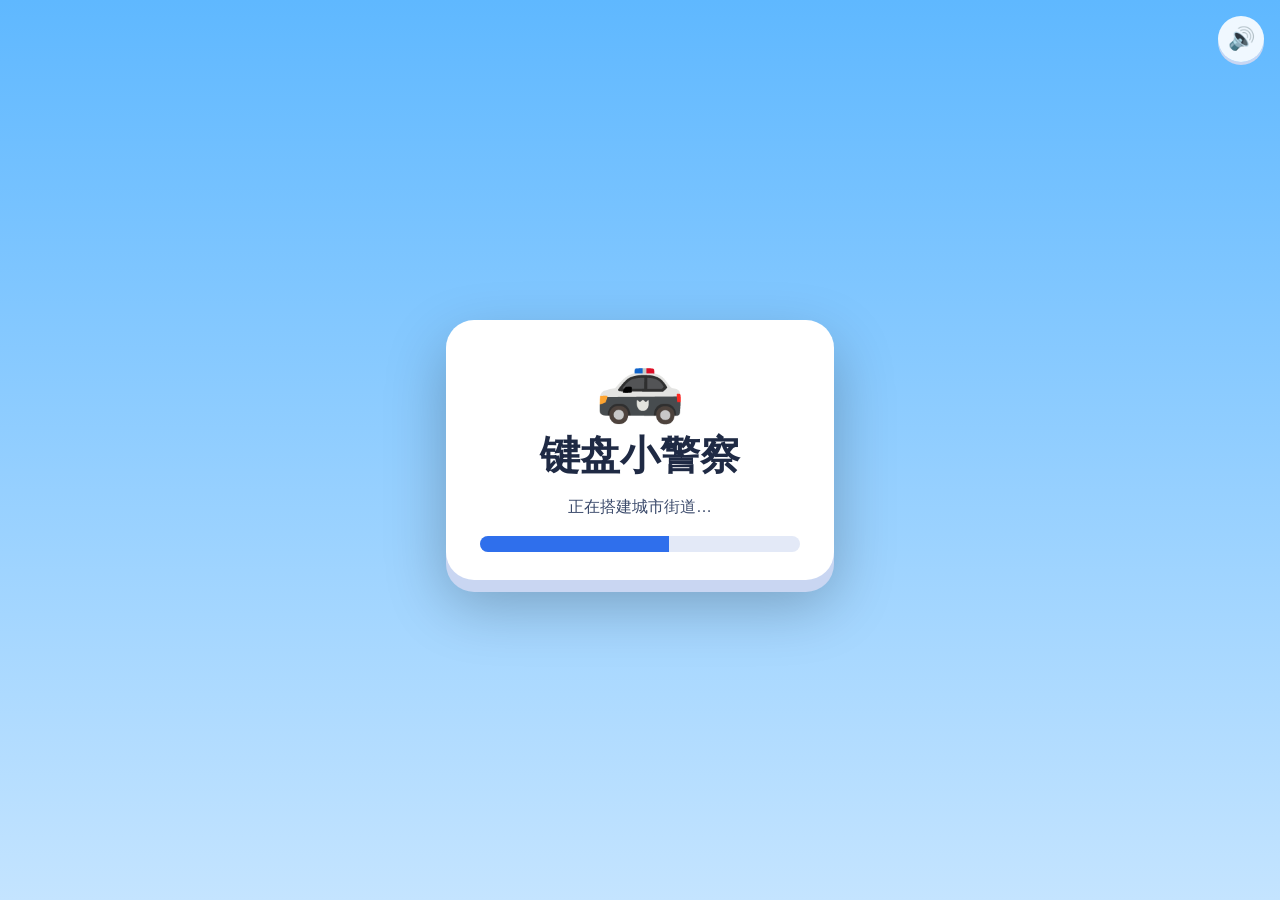
<file: web/index.html>
<!doctype html>
<html lang="zh-CN">
<head>
<meta charset="utf-8">
<meta name="viewport" content="width=device-width, initial-scale=1">
<title>键盘小警察</title>
<link rel="stylesheet" href="wardrobe.css">
<style>
  :root {
    --ink: #1f2a44;
    --blue: #2f6fec;
    --blue-dark: #1d4fb8;
    --yellow: #ffd23f;
    --card: #ffffff;
    --muted: #6b7a99;
  }
  * { box-sizing: border-box; }
  html, body { margin: 0; height: 100%; overflow: hidden; background: #8fd3ff; font-family: -apple-system, "PingFang SC", "Hiragino Sans GB", sans-serif; color: var(--ink); user-select: none; -webkit-user-select: none; cursor: default; }
  canvas { display: block; position: fixed; inset: 0; width: 100%; height: 100%; }
  #hud { pointer-events: none; }
  #musicBtn { position: fixed; top: 16px; right: 16px; z-index: 5; width: 46px; height: 46px; border-radius: 50%; border: none; background: rgba(255,255,255,.9); font-size: 22px; cursor: pointer; box-shadow: 0 3px 0 #c9d6f2; }
  #loading { background: linear-gradient(#5fb8ff, #c4e4ff); backdrop-filter: none; }
  .loadbar { width: 320px; height: 16px; border-radius: 8px; background: #e3e9f7; overflow: hidden; margin: 18px auto 0; }
  .loadbar div { height: 100%; width: 0; background: var(--blue); transition: width .2s; }
  .overlay { position: fixed; inset: 0; z-index: 4; display: none; align-items: center; justify-content: center; background: rgba(20, 40, 80, 0.35); backdrop-filter: blur(3px); -webkit-backdrop-filter: blur(3px); }
  .overlay.show { display: flex; }
  .panel { background: var(--card); border-radius: 28px; padding: 28px 34px; box-shadow: 0 12px 0 #c9d6f2, 0 24px 60px rgba(0,0,0,.25); max-width: min(980px, 94vw); max-height: 94vh; overflow: auto; text-align: center; }
  h1 { margin: 0 0 4px; font-size: 44px; letter-spacing: 2px; }
  h1 .badge { display: inline-block; transform: rotate(-8deg); }
  .sub { color: var(--muted); margin: 0 0 18px; font-size: 17px; }
  .section-title { text-align: left; font-weight: 700; font-size: 16px; color: var(--muted); margin: 14px 4px 8px; }
  .lessons { display: grid; grid-template-columns: repeat(4, 1fr); gap: 12px; }
  .lesson { border: 3px solid #e3e9f7; border-radius: 18px; padding: 12px 10px 10px; background: #f7f9ff; cursor: pointer; transition: transform .12s, border-color .12s; }
  .lesson:hover { transform: translateY(-3px); }
  .lesson.sel { border-color: var(--blue); background: #eaf1ff; box-shadow: 0 4px 0 var(--blue-dark); }
  .lesson .icon { font-size: 30px; }
  .lesson .name { font-weight: 800; font-size: 18px; margin-top: 2px; }
  .lesson .desc { font-size: 13px; color: var(--muted); margin-top: 2px; font-family: ui-monospace, Menlo, monospace; }
  .lesson .stars { margin-top: 4px; font-size: 16px; letter-spacing: 2px; color: #f5b301; min-height: 20px; }
  .diffs { display: flex; gap: 10px; }
  .diff { flex: 1; border: 3px solid #e3e9f7; border-radius: 16px; padding: 10px; cursor: pointer; background: #f7f9ff; font-weight: 700; font-size: 17px; }
  .diff small { display: block; font-weight: 400; color: var(--muted); font-size: 13px; margin-top: 2px; }
  .diff.sel { border-color: #ff8a3d; background: #fff3ea; box-shadow: 0 4px 0 #d9661c; }
  .btn { display: inline-block; margin-top: 22px; padding: 14px 40px; border-radius: 999px; border: none; background: var(--blue); color: white; font-size: 24px; font-weight: 800; box-shadow: 0 6px 0 var(--blue-dark); cursor: pointer; font-family: inherit; }
  .btn:active { transform: translateY(4px); box-shadow: 0 2px 0 var(--blue-dark); }
  .btn.ghost { background: #eef2fb; color: var(--ink); box-shadow: 0 6px 0 #c9d3ea; margin-left: 12px; }
  .hint { color: var(--muted); font-size: 14px; margin-top: 12px; }
  .kbd { display: inline-block; padding: 1px 8px; border: 2px solid #cfd8ee; border-bottom-width: 4px; border-radius: 7px; font-family: ui-monospace, Menlo, monospace; font-size: 13px; background: #fff; }
  .result-emoji { font-size: 72px; line-height: 1; }
  .result-title { font-size: 40px; font-weight: 900; margin: 8px 0 4px; }
  .result-stars { font-size: 52px; letter-spacing: 6px; color: #f5b301; margin: 6px 0 10px; }
  .result-stars .off { color: #dfe5f2; }
  .stats { display: flex; gap: 12px; justify-content: center; }
  .stat { background: #f3f6fd; border-radius: 16px; padding: 10px 18px; min-width: 120px; }
  .stat b { display: block; font-size: 28px; }
  .stat span { color: var(--muted); font-size: 14px; }
  .tip { margin-top: 14px; font-size: 16px; color: #3b4a6b; }
  @media (max-width: 760px) { .lessons { grid-template-columns: repeat(2, 1fr); } h1 { font-size: 32px; } }
  #menu .panel { width: 960px; padding: 20px 28px; }
  #menu h1 { font-size: 34px; }
  #menu .sub { font-size: 15px; margin-bottom: 8px; }
  #menu .lesson { padding: 5px 8px; border-radius: 14px; }
  #menu .lesson .icon { font-size: 23px; }
  #menu .lesson .name { font-size: 16px; }
  #menu .lesson .stars { min-height: 8px; font-size: 13px; }
  .appearance-layout { display:grid; grid-template-columns: minmax(0, 1.55fr) minmax(0, 1fr); gap:20px; text-align:left; }
  .appearance-options { display:flex; gap:9px; }
  .appearance-card { flex:1; min-width:0; padding:0 0 8px; border:2px solid #e3e9f7; background:#f7f9ff; border-radius:14px; overflow:hidden; cursor:pointer; color:var(--ink); font-family:inherit; transition:transform .15s; }
  #scenes { overflow-x:auto; padding:3px 3px 8px; scroll-snap-type:x proximity; scrollbar-width:thin; }
  #scenes .appearance-card { flex:0 0 148px; scroll-snap-align:start; }
  .appearance-card:focus-visible { outline:3px solid var(--blue); outline-offset:2px; }
  #cityMusic { color:var(--muted); font-size:11px; min-height:16px; margin-top:3px; }
  @media(prefers-reduced-motion:reduce) { .appearance-card { transition:none; } }
  .appearance-card:hover { transform:translateY(-2px); }
  .appearance-card[aria-pressed="true"] { border-color:var(--blue); background:#eaf1ff; box-shadow:0 3px 0 var(--blue-dark); }
  .appearance-card img { display:block; width:100%; height:88px; object-fit:cover; }
  .appearance-card b { display:block; font-size:14px; margin:5px 2px 2px; }
  .appearance-card small { display:block; color:var(--muted); font-size:11px; }
  #menu .section-title { margin-top:10px; font-size:14px; }
  #menu .btn { margin-top:16px; padding:10px 32px; font-size:21px; }
  #menu .diff { padding:7px; font-size:15px; }
  @media(max-width:760px) { .appearance-layout { grid-template-columns:1fr; gap:0; } }
</style>
</head>
<body>
<canvas id="gl"></canvas>
<canvas id="hud"></canvas>
<button id="musicBtn" tabindex="-1" title="音乐开关">🔊</button>

<div class="overlay show" id="loading">
  <div class="panel">
    <div class="result-emoji">🚓</div>
    <div class="result-title">键盘小警察</div>
    <div class="tip" id="loadText">正在搭建城市街道…</div>
    <div class="loadbar"><div id="loadBar"></div></div>
  </div>
</div>

<div class="overlay" id="menu">
  <div class="panel">
    <h1><span class="badge">👮</span> 键盘小警察 <span class="badge">🦹</span></h1>
    <p class="sub">小偷抢走了宝石！手指放在 <span class="kbd">F</span> 和 <span class="kbd">J</span> 的小凸点上，敲对字母就能加速追上他！</p>
    <div class="section-title">① 选择关卡</div>
    <div class="lessons" id="lessons"></div>
    <div class="appearance-layout">
      <div><div class="section-title">② 追捕地点 · 7 座城市与 3 个经典场景 ↔</div><div class="appearance-options" id="scenes" role="group" aria-label="追捕地点，横向滚动查看更多城市"></div><div id="cityMusic"></div></div>
      <div><div class="section-title">③ 选择警察</div><div class="appearance-options" id="officers"></div></div>
    </div>
    <div class="section-title">④ 小偷跑多快</div>
    <div class="diffs" id="diffs"></div>
    <div class="growth-row"><div><b id="growthLabel">Lv.1 · 0 经验</b><span class="growth-track"><i id="growthFill"></i></span><div id="progressError" class="xp-error" aria-live="polite"></div></div><button class="wardrobe-entry" id="wardrobeBtn">警察衣柜 →</button></div>
    <button class="btn" id="startBtn" tabindex="-1">开始追捕！</button>
    <div class="hint"><span class="kbd">←</span><span class="kbd">→</span> 选关卡 · <span class="kbd">1</span><span class="kbd">2</span><span class="kbd">3</span> 选速度 · <span class="kbd">Enter</span> 开始 · 游戏中 <span class="kbd">Esc</span> 暂停</div>
  </div>
</div>

<div class="overlay" id="wardrobe"></div>

<div class="overlay" id="result">
  <div class="panel">
    <div class="result-emoji" id="rEmoji">🎉</div>
    <div class="result-title" id="rTitle">抓到小偷啦！</div>
    <div class="result-stars" id="rStars"></div>
    <div class="stats">
      <div class="stat"><b id="rKpm">0</b><span>每分钟字数</span></div>
      <div class="stat"><b id="rAcc">0%</b><span>正确率</span></div>
      <div class="stat"><b id="rCombo">0</b><span>最高连击</span></div>
      <div class="stat"><b id="rTime">0秒</b><span>用时</span></div>
    </div>
    <div class="tip" id="rTip"></div>
    <div class="xp-summary" id="xpSummary" aria-live="polite"></div>
    <button class="btn" id="againBtn" tabindex="-1">再来一次 <small>(Enter)</small></button>
    <button class="btn ghost" id="menuBtn" tabindex="-1">选关卡 <small>(Esc)</small></button>
  </div>
</div>

<div class="overlay" id="pause">
  <div class="panel">
    <div class="result-emoji">⏸️</div>
    <div class="result-title">休息一下</div>
    <div class="tip">小偷也停下来喘气了～</div>
    <button class="btn" id="resumeBtn" tabindex="-1">继续 <small>(Enter)</small></button>
    <button class="btn ghost" id="quitBtn" tabindex="-1">回到菜单 <small>(Esc)</small></button>
  </div>
</div>

<script type="importmap">
{ "imports": {
  "three": "./vendor/three/build/three.module.min.js",
  "three/addons/": "./vendor/three/examples/jsm/"
} }
</script>
<script type="module" src="game.js"></script>
</body>
</html>
</file>
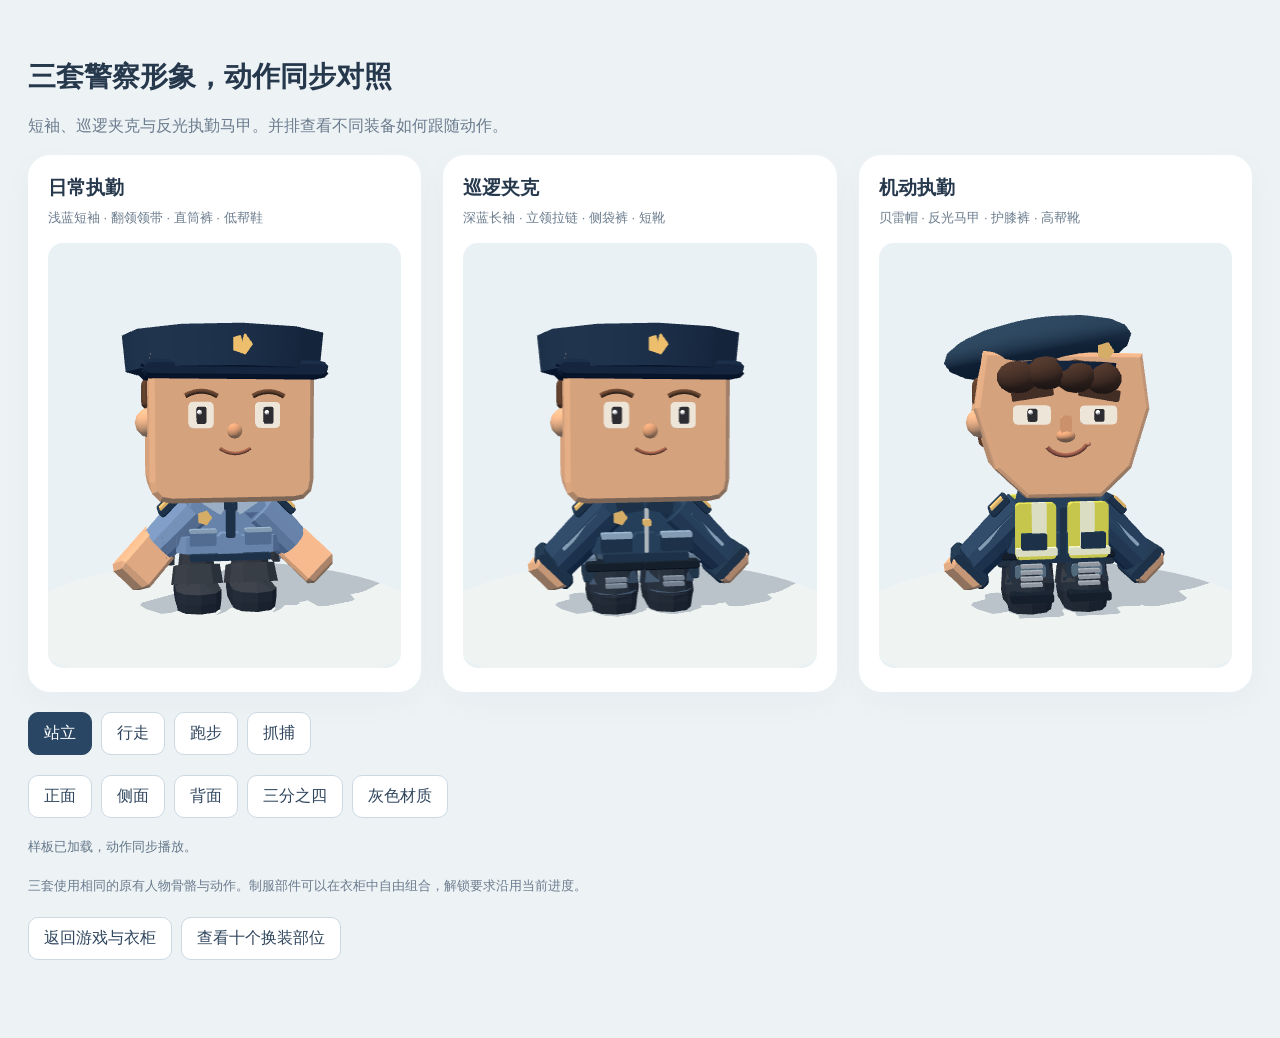
<file: web/wardrobe-compare.html>
<!doctype html><html lang="zh-CN"><meta charset="utf-8"><meta name="viewport" content="width=device-width,initial-scale=1"><title>三套警察制服 · 动作对照</title>
<style>*{box-sizing:border-box}body{margin:0;background:#edf2f5;color:#26384c;font-family:-apple-system,"PingFang SC",sans-serif}main{max-width:1400px;margin:30px auto;padding:28px}h1{font-size:28px;margin:0 0 10px}p{color:#6b7c8e;line-height:1.7}.cards{display:grid;grid-template-columns:repeat(3,minmax(0,1fr));gap:22px}.card{background:white;border-radius:22px;padding:20px;box-shadow:0 10px 35px #26384c08}.card h2{font-size:19px;margin:0 0 6px}.card p{font-size:13px;margin:0 0 14px}canvas{width:100%;height:425px;border-radius:15px}button,a{font:inherit;color:#30465e;border:1px solid #ccd8e2;background:white;padding:10px 15px;border-radius:10px;cursor:pointer;text-decoration:none}button[aria-pressed=true]{background:#294664;color:white;border-color:#294664}.controls{display:flex;flex-wrap:wrap;gap:9px;margin:20px 0}.note{font-size:13px}#status{height:24px;font-size:13px;color:#637789}@media(max-width:700px){main{padding:16px;margin:10px auto}.cards{gap:12px;grid-template-columns:1fr}.card{padding:12px}canvas{height:310px}.card p{min-height:44px}}</style>
<script type="importmap">{"imports":{"three":"./vendor/three/build/three.module.min.js","three/addons/":"./vendor/three/examples/jsm/"}}</script>
<main><h1>三套警察形象，动作同步对照</h1><p>短袖、巡逻夹克与反光执勤马甲。并排查看不同装备如何跟随动作。</p><div class="cards"><article class="card"><h2>日常执勤</h2><p>浅蓝短袖 · 翻领领带 · 直筒裤 · 低帮鞋</p><canvas id="duty" aria-label="日常执勤制服动作预览"></canvas></article><article class="card"><h2>巡逻夹克</h2><p>深蓝长袖 · 立领拉链 · 侧袋裤 · 高帮短靴</p><canvas id="patrol" aria-label="巡逻夹克动作预览"></canvas></article></div><div class="controls" id="actions"></div><div class="controls" id="views"></div><div id="status">正在加载三维样板…</div><p class="note">三套使用相同的原有人物骨骼与动作。制服部件可以在衣柜中自由组合，解锁要求沿用当前进度。</p><div class="controls"><a href="index.html">返回游戏与衣柜</a><a href="wardrobe-sample.html">查看十个换装部位</a></div></main><script type="module" src="wardrobe-compare.js"></script></html>
</file>
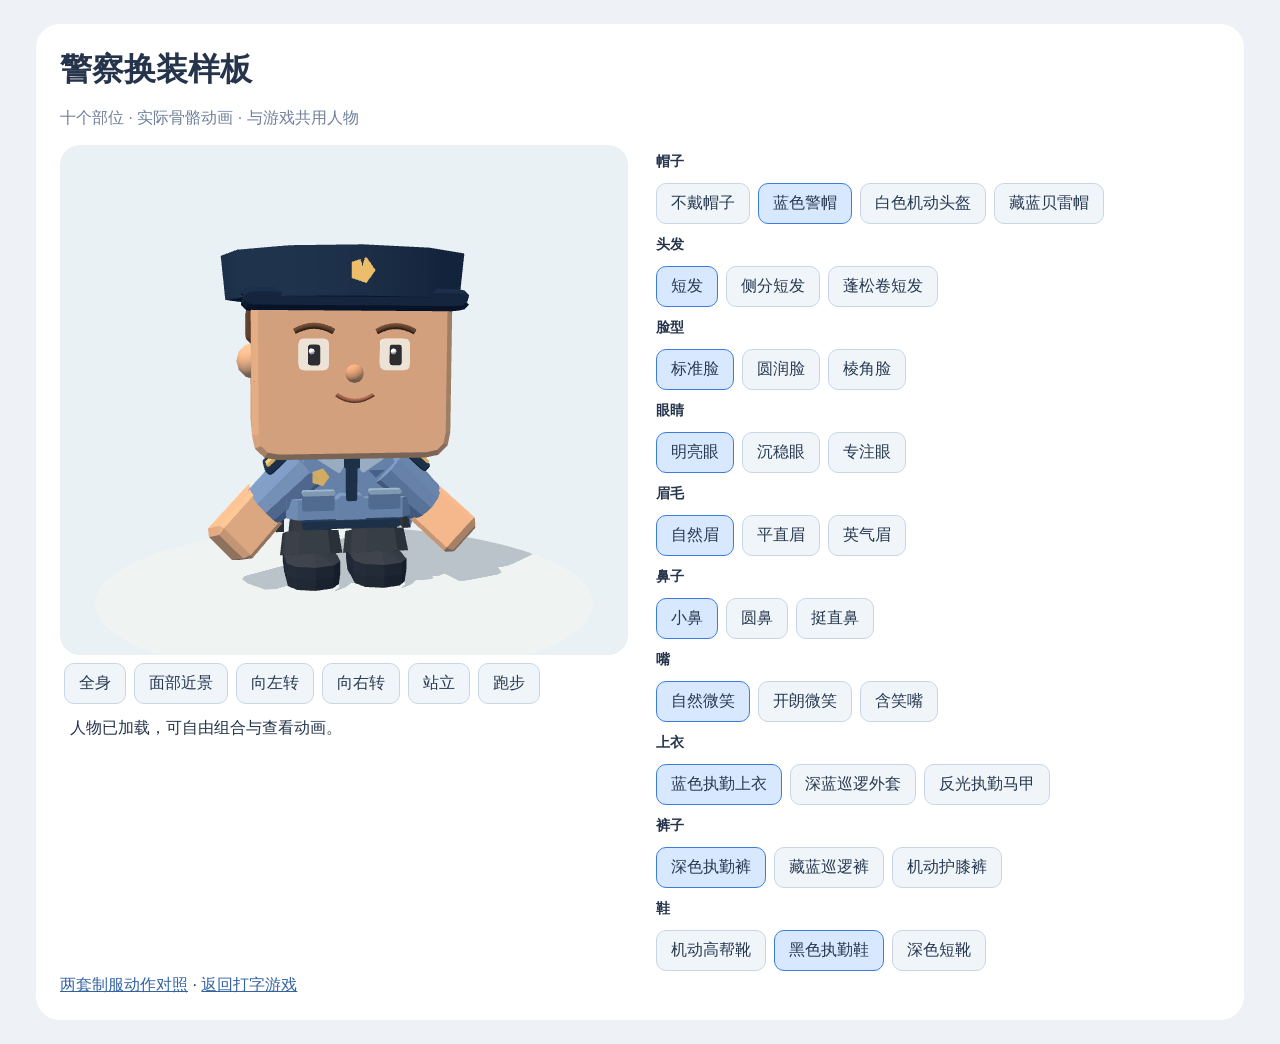
<file: web/wardrobe-sample.html>
<!doctype html><html lang="zh-CN"><meta charset="utf-8"><title>警察换装样板</title>
<style>body{margin:0;background:#eef2f6;color:#25344b;font-family:-apple-system,"PingFang SC",sans-serif}main{max-width:1160px;margin:24px auto;padding:24px;background:white;border-radius:24px}h1{margin:0}p{color:#70809a}.layout{display:grid;grid-template-columns:1fr 1fr;gap:24px}canvas{width:100%;height:510px;border-radius:20px}button{font:inherit;border:1px solid #c8d5e4;background:#f0f5fa;color:#273950;padding:9px 14px;border-radius:10px;margin:4px;cursor:pointer}button[aria-pressed=true]{background:#d7e8ff;border-color:#3b7cdf}section h3{font-size:14px;margin:8px 4px}#status{padding:10px}a{color:#3463a3}</style>
<script type="importmap">{"imports":{"three":"./vendor/three/build/three.module.min.js","three/addons/":"./vendor/three/examples/jsm/"}}</script>
<main><h1>警察换装样板</h1><p>十个部位 · 实际骨骼动画 · 与游戏共用人物</p><div class="layout"><div><canvas id="preview"></canvas><div id="controls"></div><div id="status">正在加载人物…</div></div><div id="categories"></div></div><a href="wardrobe-compare.html">两套制服动作对照</a> · <a href="index.html">返回打字游戏</a></main><script type="module" src="wardrobe-sample.js"></script></html>
</file>
<file: web/wardrobe.css>
.growth-row{display:flex;align-items:center;justify-content:space-between;gap:12px;margin:12px 0 0;padding:10px 14px;border-radius:14px;background:#eef4fb;text-align:left;font-size:14px}.growth-row b{color:#27568c}.growth-track{display:inline-block;width:100px;height:7px;margin-left:8px;border-radius:9px;background:#d6e2f0;vertical-align:middle;overflow:hidden}.growth-track i{display:block;height:100%;background:#4380c8}.wardrobe-entry{font:inherit;padding:8px 16px;border-radius:10px;border:1px solid #a9c1dd;background:white;color:#28588f;cursor:pointer}
#wardrobe{z-index:8;background:rgba(25,41,62,.45)}#wardrobe .panel{width:1000px;padding:22px;text-align:left;display:flex;flex-direction:column;overflow:hidden;max-height:94vh}#wardrobe h2{font-size:25px;margin:0 0 4px}.wardrobe-intro{margin:0 0 14px;font-size:13px;color:#6a7b91}.wardrobe-layout{display:grid;grid-template-columns:1fr 1.12fr;gap:20px;min-height:0;overflow:auto}.wardrobe-left{min-width:0}.wardrobe-preview{position:relative;background:#eaf1f5;border-radius:20px;overflow:hidden}.wardrobe-preview canvas{position:static;width:100%;height:360px;display:block}.wardrobe-controls{display:flex;flex-wrap:wrap;gap:6px;margin:10px 0}.wardrobe-controls button{border:1px solid #cedbea;background:#f3f6fa;color:#324963;padding:6px 10px;border-radius:8px;font:inherit;font-size:12px;cursor:pointer}.wardrobe-controls button[aria-pressed=true]{background:#deebfb;border-color:#78a0ce}.wardrobe-tabs{display:grid;grid-template-columns:repeat(5,1fr);gap:6px;margin-bottom:12px}.wardrobe-tabs button{font:inherit;font-size:13px;padding:9px 0;border:1px solid #d5dfeb;border-radius:9px;background:#f4f7fb;color:#42556f;cursor:pointer}.wardrobe-tabs button[aria-pressed=true]{background:#2f67ab;border-color:#2f67ab;color:white}.wardrobe-items{display:grid;grid-template-columns:repeat(2,1fr);gap:10px}.wardrobe-item{padding:0 0 10px;border:2px solid #e1e7ef;border-radius:15px;overflow:hidden;background:#f8fafc;cursor:pointer;font:inherit;color:#263b56;text-align:left}.wardrobe-item img{display:block;width:100%;height:130px;object-fit:cover}.wardrobe-item b{display:block;font-size:14px;margin:8px 12px 4px}.wardrobe-item small{display:block;font-size:12px;margin:0 12px;color:#75839a}.wardrobe-item[aria-pressed=true]{border-color:#4281ca;background:#eef5ff}.wardrobe-lock{color:#92723c!important}.wardrobe-status{font-size:13px;line-height:1.6;margin:12px 0;min-height:42px;color:#6d7d94}.wardrobe-footer{display:flex;align-items:center;justify-content:flex-end;gap:10px;border-top:1px solid #e5ebf2;padding-top:12px;margin-top:10px}.wardrobe-footer .btn{font-size:16px;padding:10px 24px;margin:0}.wardrobe-footer .btn:disabled{background:#9aaec7;box-shadow:0 4px 0 #8095af;cursor:default}.wardrobe-progress{color:#507399;font-size:13px;margin-right:auto}.xp-summary{margin:12px auto;padding:12px 18px;border-radius:14px;background:#edf5ff;max-width:620px;color:#315678;font-size:14px;line-height:1.7}.xp-summary b{font-size:19px;color:#245c9c}.xp-error{color:#a95336;font-size:13px}button:focus-visible{outline:3px solid #f2b84e;outline-offset:3px}
@media(max-height:700px){.wardrobe-preview canvas{height:290px}.wardrobe-item img{height:110px}#wardrobe .panel{padding:16px}.wardrobe-intro{margin-bottom:8px}}
@media(max-width:760px){.wardrobe-layout{grid-template-columns:1fr}.wardrobe-preview canvas{height:260px}.wardrobe-footer{flex-wrap:wrap}}
</file>
